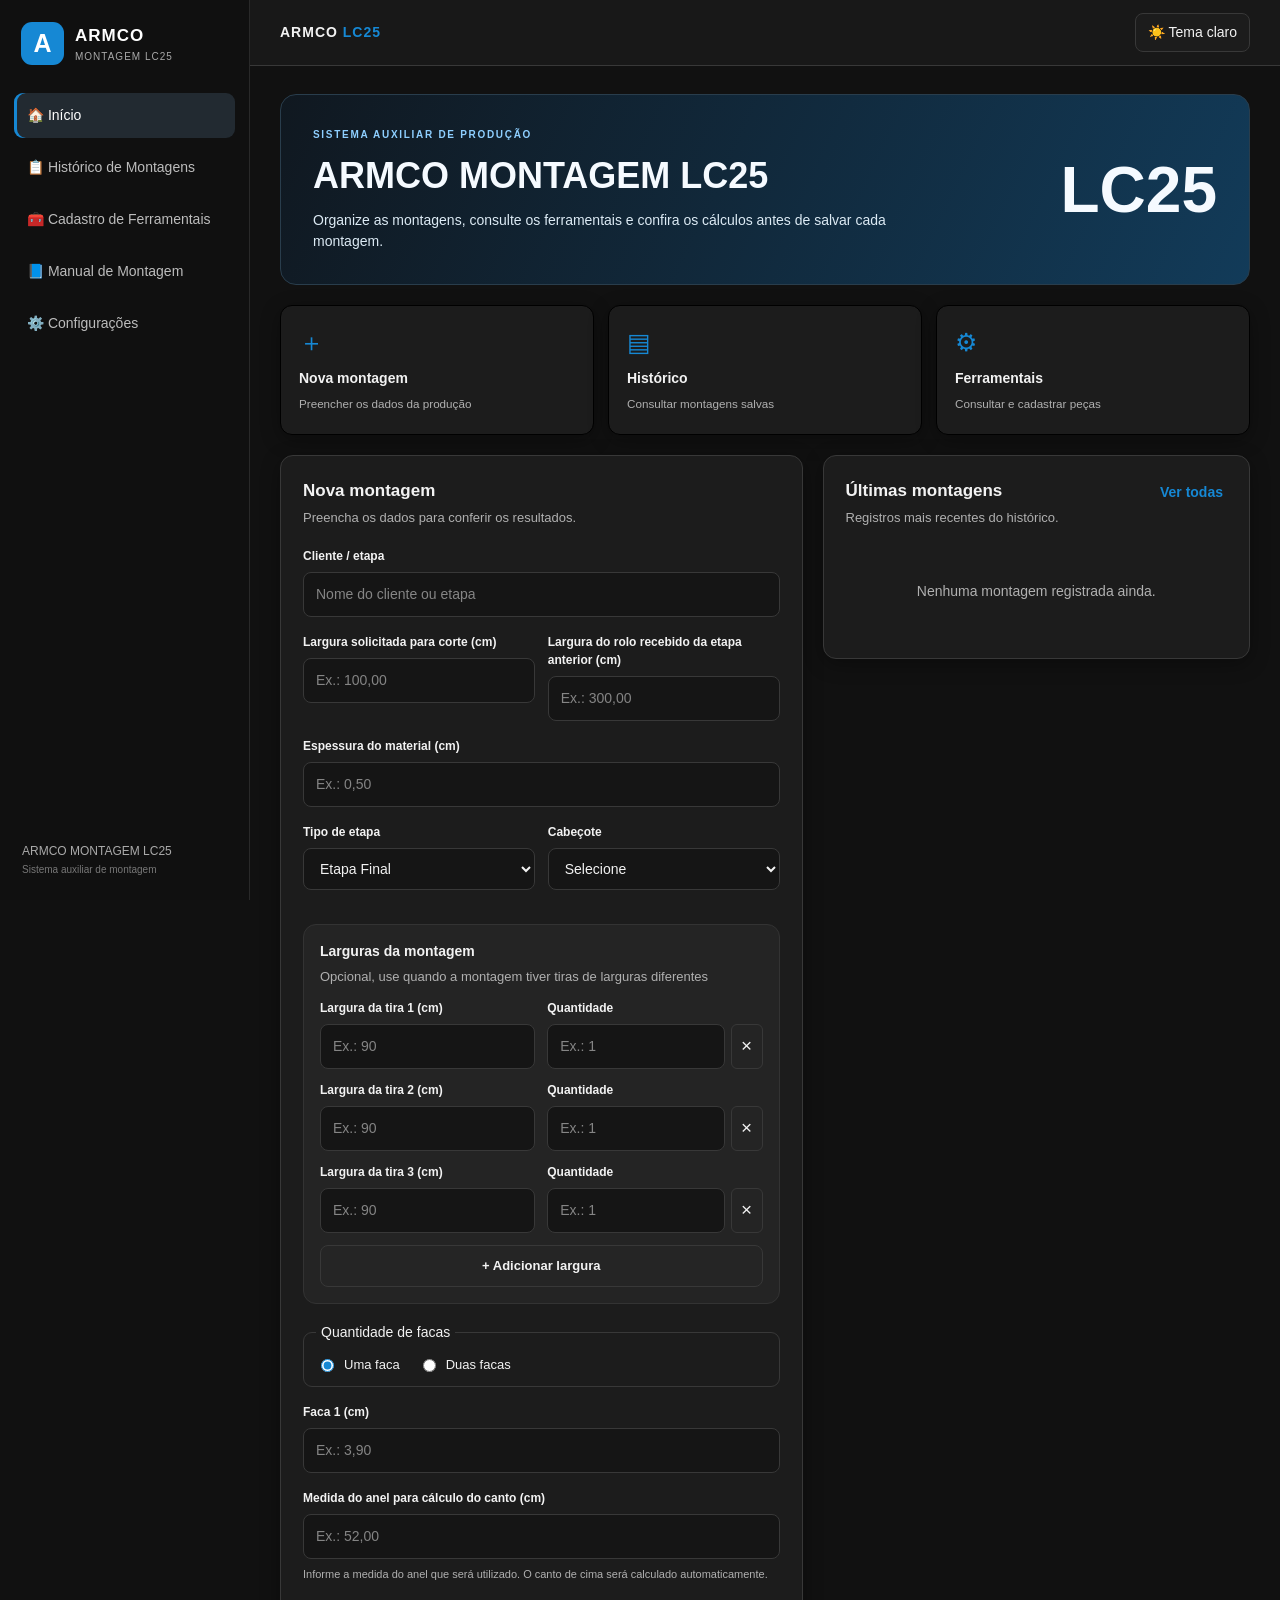
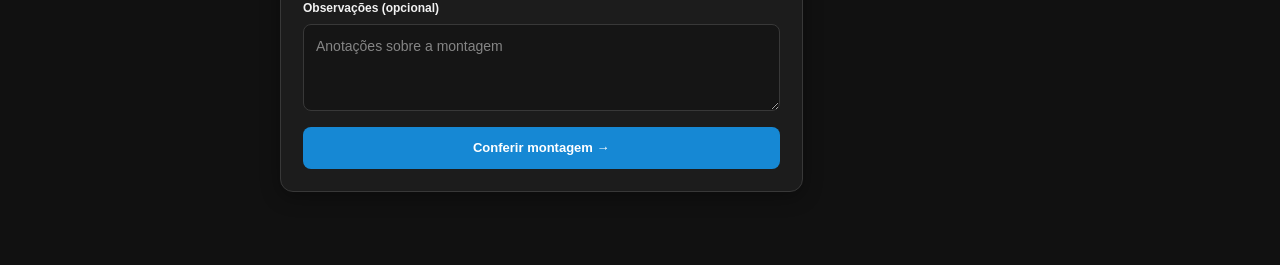
<file: index.html>
<!DOCTYPE html>
<html lang="pt-BR">
<head>
  <meta charset="UTF-8">
  <meta name="viewport" content="width=device-width, initial-scale=1.0">
  <meta name="theme-color" content="#111111">
  <title>ARMCO MONTAGEM LC25</title>
  <link rel="stylesheet" href="style.css">
  <script src="script.js" defer onerror="document.getElementById('avisoScript').hidden=false"></script>
</head>
<body class="dark">

  <aside class="sidebar">
    <div class="brand">
      <div class="brand-logo">A</div>
      <div>
        <strong>ARMCO</strong>
        <small>MONTAGEM LC25</small>
      </div>
      <button class="close-menu" id="closeMenu" type="button" aria-label="Fechar menu">×</button>
    </div>

    <nav class="navigation">
      <button class="nav-item active" data-page="inicio" type="button">🏠 Início</button>
      <button class="nav-item" data-page="historico" type="button">📋 Histórico de Montagens</button>
      <button class="nav-item" data-page="ferramentais" type="button">🧰 Cadastro de Ferramentais</button>
      <button class="nav-item" data-page="manual" type="button">📘 Manual de Montagem</button>
      <button class="nav-item" data-page="configuracoes" type="button">⚙️ Configurações</button>
    </nav>

    <div class="sidebar-footer">
      ARMCO MONTAGEM LC25
      <br>
      <small>Sistema auxiliar de montagem</small>
    </div>
  </aside>

  <div class="overlay" id="overlay"></div>

  <main class="main-area">
    <header class="topbar">
      <button class="menu-toggle" id="menuToggle" type="button" aria-label="Abrir menu">☰</button>
      <div class="topbar-brand">ARMCO <span>LC25</span></div>
      <button class="theme-toggle" id="themeToggle" type="button">☀️ Tema claro</button>
    </header>

    <div class="content">
      <noscript><div class="notice warning" role="alert">O JavaScript está desativado neste visualizador. Abra o ARMCO no navegador para utilizar os botões.</div></noscript>
      <div class="notice warning" id="avisoScript" hidden role="alert">O arquivo script.js não foi carregado. Extraia o ZIP completo ou use o arquivo ARMCO_CELULAR_ARQUIVO_UNICO.html.</div>
      <div class="notice warning" id="avisoArmazenamento" hidden role="alert">Este visualizador bloqueou o armazenamento local. O ARMCO pode calcular, mas os ferramentais e o histórico NÃO serão guardados depois que você fechar a página. Para salvar, abra o sistema por um endereço HTTPS (ex.: GitHub Pages).</div>

      <!-- INÍCIO -->
      <section class="page active" id="page-inicio">
        <div class="hero">
          <div>
            <span class="eyebrow">SISTEMA AUXILIAR DE PRODUÇÃO</span>
            <h1>ARMCO MONTAGEM LC25</h1>
            <p>Organize as montagens, consulte os ferramentais e confira os cálculos antes de salvar cada montagem.</p>
          </div>
          <div class="hero-mark">LC25</div>
        </div>

        <div class="shortcut-grid">
          <button class="shortcut" id="atalhoNova" type="button">
            <span class="shortcut-icon">＋</span>
            <strong>Nova montagem</strong>
            <small>Preencher os dados da produção</small>
          </button>
          <button class="shortcut" data-goto="historico" type="button">
            <span class="shortcut-icon">▤</span>
            <strong>Histórico</strong>
            <small>Consultar montagens salvas</small>
          </button>
          <button class="shortcut" data-goto="ferramentais" type="button">
            <span class="shortcut-icon">⚙</span>
            <strong>Ferramentais</strong>
            <small>Consultar e cadastrar peças</small>
          </button>
        </div>

        <div class="dashboard-grid">
          <section class="panel" id="formSection">
            <div class="section-heading">
              <div>
                <h2>Nova montagem</h2>
                <p>Preencha os dados para conferir os resultados.</p>
              </div>
            </div>

            <form id="formMontagem">
              <div class="field">
                <label for="cliente">Cliente / etapa</label>
                <input id="cliente" name="cliente" required placeholder="Nome do cliente ou etapa">
              </div>

              <div class="form-row">
                <div class="field">
                  <label for="largura">Largura solicitada para corte (cm)</label>
                  <input id="largura" name="largura" type="text" inputmode="decimal" required placeholder="Ex.: 100,00">
                </div>
                <div class="field">
                  <label for="larguraRolo">Largura do rolo recebido da etapa anterior (cm)</label>
                  <input id="larguraRolo" name="larguraRolo" type="text" inputmode="decimal" placeholder="Ex.: 300,00">
                </div>
              </div>

              <div class="field">
                <label for="espessura">Espessura do material (cm)</label>
                <input id="espessura" name="espessura" type="text" inputmode="decimal" required placeholder="Ex.: 0,50">
              </div>

              <div class="field" id="wrapFolgaManual" hidden>
                <label for="folgaManual">Folga para espessura de 1,00 cm</label>
                <select id="folgaManual" name="folgaManual">
                  <option value="">Selecione a folga</option>
                  <option value="0.30">0,30 cm</option>
                  <option value="0.35">0,35 cm</option>
                </select>
              </div>

              <div class="form-row">
                <div class="field">
                  <label for="tipoPedido">Tipo de etapa</label>
                  <select id="tipoPedido" name="tipoPedido">
                    <option value="Etapa Final">Etapa Final</option>
                    <option value="Etapa Intermediária">Etapa Intermediária</option>
                  </select>
                </div>
                <div class="field">
                  <label for="cabecote">Cabeçote</label>
                  <select id="cabecote" name="cabecote" required>
                    <option value="">Selecione</option>
                    <option value="Grande">Grande — capacidade 570 cm</option>
                    <option value="Pequeno">Pequeno — capacidade 270 cm</option>
                  </select>
                </div>
              </div>

              <section class="panel panel-inner" id="largurasMontagem">
                <div class="section-heading">
                  <div>
                    <h3>Larguras da montagem</h3>
                    <p>Opcional, use quando a montagem tiver tiras de larguras diferentes</p>
                  </div>
                </div>
                <div id="linhasTiras"></div>
                <button class="btn btn-secondary" id="adicionarLargura" type="button">+ Adicionar largura</button>
              </section>

              <fieldset class="fieldset">
                <legend>Quantidade de facas</legend>
                <label class="radio-label">
                  <input type="radio" name="qtdFacas" value="1" checked>
                  Uma faca
                </label>
                <label class="radio-label">
                  <input type="radio" name="qtdFacas" value="2">
                  Duas facas
                </label>
              </fieldset>

              <div class="field">
                <label for="facaSuperior">Faca 1 (cm)</label>
                <input id="facaSuperior" name="facaSuperior" inputmode="decimal" list="listaMedidasFacas" required placeholder="Ex.: 3,90">
              </div>

              <div class="field" id="wrapFacaInferior" hidden>
                <label for="facaInferior">Faca 2 (cm)</label>
                <input id="facaInferior" name="facaInferior" inputmode="decimal" list="listaMedidasFacas" placeholder="Ex.: 3,90">
              </div>

              <datalist id="listaMedidasFacas"></datalist>

              <div class="field">
                <label for="canto">Medida do anel para cálculo do canto (cm)</label>
                <input id="canto" name="canto" type="text" inputmode="decimal" required placeholder="Ex.: 52,00">
                <small class="muted">Informe a medida do anel que será utilizado. O canto de cima será calculado automaticamente.</small>
              </div>

              <div class="field">
                <label for="observacoes">Observações (opcional)</label>
                <textarea id="observacoes" name="observacoes" rows="3" placeholder="Anotações sobre a montagem"></textarea>
              </div>

              <button class="btn btn-primary full" type="submit">Conferir montagem →</button>
              <p class="message" id="mensagemMontagem" role="alert"></p>
            </form>
          </section>

          <section class="panel">
            <div class="section-heading">
              <div>
                <h2>Últimas montagens</h2>
                <p>Registros mais recentes do histórico.</p>
              </div>
              <button class="text-button" data-goto="historico" type="button">Ver todas</button>
            </div>
            <div class="record-list" id="ultimasMontagens"></div>
          </section>
        </div>
      </section>

      <!-- RESULTADOS -->
      <section class="page" id="page-resultados">
        <div class="page-heading">
          <span class="eyebrow">CONFERÊNCIA</span>
          <h1>Resultados da montagem</h1>
          <p>Confira os dados, as medidas e os ferramentais antes de salvar.</p>
        </div>

        <section class="panel">
          <div class="section-heading">
            <div>
              <h2>Resumo da montagem</h2>
              <p>Dados informados, aproveitamento do rolo e canto calculado.</p>
            </div>
          </div>
          <div class="summary-grid" id="resultadoResumo"></div>
        </section>

        <section class="panel">
          <div class="section-heading">
            <div>
              <h2>Cálculos</h2>
              <p>Valores calculados com as regras confirmadas.</p>
            </div>
          </div>
          <div class="metrics-grid" id="metricasResultado"></div>
          <div class="notice warning" id="alertaCalculos"></div>
        </section>

        <section class="panel">
          <div class="section-heading">
            <div>
              <h2>Ferramentais para esta busca</h2>
              <p>Marque X nas medidas que não deseja utilizar nas combinações. Isso não altera o cadastro.</p>
            </div>
          </div>

          <div class="form-row">
            <div class="field">
              <label for="buscaIndisponivel">Pesquisar por medida ou categoria</label>
              <input id="buscaIndisponivel" placeholder="Digite para pesquisar">
            </div>
            <div class="field">
              <label for="filtroIndisponivel">Categoria</label>
              <select id="filtroIndisponivel">
                <option value="TODOS">Todas as categorias</option>
                <option value="ANEL">Anéis</option>
                <option value="IMPULSOR">Impulsores</option>
                <option value="FACA">Facas</option>
              </select>
            </div>
          </div>

          <div class="availability-list" id="listaDisponibilidade"></div>
          <button class="btn btn-secondary" id="recalcular" type="button">Atualizar combinações</button>
        </section>

        <div class="dashboard-grid">
          <section class="panel">
            <div class="section-heading">
              <div>
                <h2>Combinações de anéis — corte</h2>
                <p>Uma combinação separada para cada largura de corte.</p>
              </div>
            </div>
            <div class="option-list" id="opcoesAneis"></div>
            <div class="field">
              <label for="aneisEscolhidos">Anéis que serão utilizados na largura solicitada</label>
              <textarea id="aneisEscolhidos" rows="3" placeholder="Selecione uma combinação ou informe os anéis utilizados"></textarea>
            </div>
          </section>

          <section class="panel">
            <div class="section-heading">
              <div>
                <h2>Combinações de impulsores</h2>
                <p>Combinações para cada corte, com reduções de 0,10 cm, 0,15 cm e 0,20 cm.</p>
              </div>
            </div>
            <div class="filter-chips" id="filtrosImpulsores" aria-label="Filtrar redução dos impulsores">
              <button class="chip selected" type="button" data-reducao="TODAS">Todas</button>
              <button class="chip" type="button" data-reducao="0.10">0,10</button>
              <button class="chip" type="button" data-reducao="0.15">0,15</button>
              <button class="chip" type="button" data-reducao="0.20">0,20</button>
            </div>
            <div class="option-list" id="opcoesImpulsores"></div>

            <div class="field" hidden>
              <label for="reducaoEscolhida">Redução selecionada</label>
              <input id="reducaoEscolhida" readonly>
            </div>

            <div class="field">
              <label for="impulsoresEscolhidos">Impulsores selecionados</label>
              <textarea id="impulsoresEscolhidos" rows="3" placeholder="Combinação automática ou escreva Nenhum"></textarea>
            </div>
          </section>
        </div>

        <!-- CONTRA-CORTES: grupos independentes por largura e faca -->
        <section class="panel" id="painelContracortes">
          <div class="section-heading"><div>
            <h2>Combinações de contra-corte</h2>
            <p>Anéis e impulsores para cada contra-corte, sem somar larguras diferentes.</p>
          </div></div>
          <div class="filter-chips" id="filtrosContraImpulsores" aria-label="Reduções dos impulsores de contra-corte">
            <button class="chip selected" type="button" data-reducao-contra="TODAS">Todas</button>
            <button class="chip" type="button" data-reducao-contra="0.10">0,10</button>
            <button class="chip" type="button" data-reducao-contra="0.15">0,15</button>
            <button class="chip" type="button" data-reducao-contra="0.20">0,20</button>
          </div>
          <div class="contra-lista" id="opcoesContracortes"></div>
        </section>

        <!-- COMBINAÇÃO SEPARADA PARA O CANTO INFERIOR -->
        <section class="panel">
          <div class="section-heading">
            <div>
              <h2>Combinação de anéis — canto de baixo</h2>
              <p>Busca separada para atingir a medida calculada do canto inferior.</p>
            </div>
          </div>
          <div class="option-list" id="opcoesAneisCantoInferior"></div>
          <div class="field">
            <label for="aneisCantoInferiorEscolhidos">Anéis utilizados no canto de baixo</label>
            <textarea id="aneisCantoInferiorEscolhidos" rows="3" placeholder="Selecione a combinação correspondente ao canto inferior"></textarea>
          </div>
        </section>

        <section class="panel print-only" id="fichaEscolhas">
          <h2>Ferramentais selecionados</h2>
          <p><strong>Anéis — largura:</strong> <span id="fichaAneis"></span></p>
          <p><strong>Anéis — canto inferior:</strong> <span id="fichaInferior"></span></p>
          <p><strong>Impulsores:</strong> <span id="fichaImpulsores"></span></p>
          <p><strong>Contra-cortes:</strong> <span id="fichaContracortes"></span></p>
        </section>

        <section class="panel">
          <div class="field">
            <label for="observacaoResultado">Observações da escolha</label>
            <textarea id="observacaoResultado" rows="3" placeholder="Observações adicionais sobre as peças escolhidas"></textarea>
          </div>

          <div class="button-row">
            <button class="btn btn-secondary" id="voltarEdicao" type="button">← Voltar à edição</button>
              <button class="btn btn-primary" id="confirmarMontagem" type="button">Confirmar e salvar montagem</button>
          </div>
          <p class="message" id="mensagemResultado" role="alert"></p>
        </section>
      </section>

      <!-- HISTÓRICO -->
      <section class="page" id="page-historico">
        <div class="page-heading">
          <span class="eyebrow">REGISTROS</span>
          <h1>Histórico de montagens</h1>
          <p>Pesquise as montagens salvas neste navegador.</p>
        </div>

        <section class="panel">
          <div class="field">
            <label for="buscaHistorico">Pesquisar histórico</label>
            <input id="buscaHistorico" placeholder="Cliente, medida, cabeçote, ferramenta...">
          </div>
          <div class="record-list" id="listaHistorico"></div>
        </section>
      </section>

      <!-- FERRAMENTAIS -->
      <section class="page" id="page-ferramentais">
        <div class="page-heading">
          <span class="eyebrow">CADASTRO</span>
          <h1>Cadastro de ferramentais</h1>
          <p>Cadastre e consulte anéis, impulsores e facas.</p>
        </div>

        <div class="category-grid">
          <button class="category-card selected" data-category="ANEL" type="button">
            <span>◉</span>
            <strong>Anéis</strong>
            <small>Cadastrar medidas de anéis</small>
          </button>
          <button class="category-card" data-category="IMPULSOR" type="button">
            <span>⚙</span>
            <strong>Impulsores</strong>
            <small>Cadastrar medidas de impulsores</small>
          </button>
          <button class="category-card" data-category="FACA" type="button">
            <span>▰</span>
            <strong>Facas</strong>
            <small>Cadastrar medidas de facas</small>
          </button>
        </div>

        <div class="dashboard-grid">
          <section class="panel">
            <h2 id="tituloCadastro">Cadastrar anel</h2>
            <p class="muted">Os dados ficam armazenados localmente neste navegador.</p>

            <form id="formFerramental">
              <div class="field">
                <label for="medidaFerramental">Medida (cm)</label>
                <input id="medidaFerramental" type="text" inputmode="decimal" required placeholder="Ex.: 10,00">
              </div>

              <label class="radio-label preference-choice">
                <input type="checkbox" id="ultimoCasoFerramental">
                Utilizar apenas em último caso
              </label>
              <button class="btn btn-primary full" type="submit">Cadastrar ferramental</button>
              <p class="message" id="mensagemFerramental" role="status"></p>
            </form>
          </section>

          <section class="panel">
            <div class="section-heading">
              <div>
                <h2>Ferramentais cadastrados</h2>
                <p>Consulte as medidas, defina as prioridades ou exclua um cadastro incorreto.</p>
              </div>
            </div>

            <div class="field">
              <label for="filtroCategoria">Categoria</label>
              <select id="filtroCategoria">
                <option value="TODOS">Todas</option>
                <option value="ANEL">Anéis</option>
                <option value="IMPULSOR">Impulsores</option>
                <option value="FACA">Facas</option>
              </select>
            </div>

            <div class="field">
              <label for="buscaFerramental">Pesquisar</label>
              <input id="buscaFerramental" placeholder="Pesquisar por medida">
            </div>

            <div class="record-list" id="listaFerramentais"></div>
          </section>
        </div>
      </section>

      <!-- MANUAL -->
      <section class="page" id="page-manual">
        <div class="page-heading">
          <span class="eyebrow">INSTRUÇÕES</span>
          <h1>Manual de montagem</h1>
          <p>Regras de cálculo e utilização do sistema.</p>
        </div>

        <section class="panel">
          <h2>1. Preenchimento</h2>
          <ul class="manual-list">
            <li>Informe o cliente ou a etapa, a largura solicitada, a espessura e o cabeçote.</li>
            <li>Informe a largura do rolo recebido para calcular as tiras completas e a sobra.</li>
            <li>Quando houver larguras diferentes na mesma montagem, preencha as larguras e quantidades nas linhas opcionais.</li>
            <li>Informe a primeira faca. A segunda faca é utilizada quando forem selecionadas duas facas.</li>
            <li>Informe a medida do anel utilizado para calcular os cantos.</li>
            <li>Confira os resultados e as combinações antes de salvar.</li>
          </ul>

          <hr>

          <h2>2. Tabela de folgas</h2>
          <div class="table-wrap">
            <table>
              <thead>
                <tr><th>Espessura (cm)</th><th>Folga (cm)</th></tr>
              </thead>
              <tbody>
                <tr><td>0,15 a 0,35</td><td>0,05</td></tr>
                <tr><td>0,40 a 0,55</td><td>0,10</td></tr>
                <tr><td>0,60 a 0,70</td><td>0,15</td></tr>
                <tr><td>0,75 a 0,85</td><td>0,20</td></tr>
                <tr><td>0,90 a 0,95</td><td>0,25</td></tr>
                <tr><td>1,00</td><td>Escolher 0,30 ou 0,35</td></tr>
              </tbody>
            </table>
          </div>

          <hr>

          <h2>3. Canto de cima e canto de baixo</h2>
          <p><strong>Canto de cima:</strong> medida do anel + metade da folga.</p>
          <p><strong>Fórmula:</strong> canto de cima = anel + (folga ÷ 2). Se a folga for 0,05 cm, acrescentar mais 0,05 cm ao resultado. No cabeçote grande, com folga de 0,05 cm, acrescentar também 2,00 cm.</p>
          <p><strong>Canto de baixo:</strong> canto de cima − todos os acréscimos da folga − (2 × medida da primeira faca). Com folga de 0,05 cm, retirar 0,075 cm inteiros (0,025 + 0,05).</p>
          <p>Exemplo: anel de 52,00 cm, folga de 0,15 cm e primeira faca de 3,90 cm.</p>
          <ul class="manual-list">
            <li>Canto de cima = 52,00 + 0,075 = 52,075 cm.</li>
            <li>Canto de baixo = 52,075 − 0,075 − (2 × 3,90) = 44,20 cm.</li>
            <li>Cabeçote grande com anel 50,00, folga 0,05 e Faca 1 de 5,00: canto de cima 52,075; canto de baixo = 52,075 − 0,075 − (2 × 5,00) = 42,00 cm.</li>
          </ul>
          <p>Para cabeçote grande com folga de 0,05 cm, exibir o aviso: <strong>“Papel roxo junto no canto”.</strong></p>

          <hr>

          <h2>4. Contra-corte</h2>
          <p><strong>CC1:</strong> largura solicitada − (2 × medida da primeira faca) − folga.</p>
          <p><strong>CC2:</strong> largura solicitada − (2 × medida da segunda faca) − folga. Só é calculado quando duas facas estão selecionadas e a segunda medida é numérica.</p>

          <hr>

          <h2>5. Tiras e capacidade do cabeçote</h2>
          <ul class="manual-list">
            <li>Tiras completas = parte inteira da divisão da largura do rolo pela largura solicitada.</li>
            <li>Sobra do rolo = largura do rolo − (quantidade de tiras completas × largura solicitada).</li>
            <li>Capacidade do cabeçote pequeno: 270 cm.</li>
            <li>Capacidade do cabeçote grande: 570 cm.</li>
            <li>Em montagens com larguras diferentes, somar cada largura multiplicada pela sua quantidade e subtrair o total da capacidade do cabeçote.</li>
          </ul>

          <hr>

          <h2>6. Impulsores e combinações de anéis</h2>
          <ul class="manual-list">
            <li>O sistema testa as reduções de 0,10 cm, 0,15 cm e 0,20 cm para os impulsores.</li>
            <li>As combinações priorizam menos peças; depois menos medidas diferentes e, para os impulsores, menor redução.</li>
            <li>A combinação principal de anéis deve atingir exatamente a largura solicitada para o corte.</li>
            <li>A combinação de anéis para o canto de baixo é calculada separadamente, usando a medida do canto inferior.</li>
            <li>Se não houver combinação exata com as medidas cadastradas e não excluídas pelo operador, o sistema avisa.</li>
          </ul>

          <hr>

          <h2>7. Armazenamento</h2>
          <p>O histórico e os ferramentais são guardados no armazenamento local do navegador. Exporte backups regularmente para evitar perda dos dados.</p>
        </section>
      </section>

      <!-- CONFIGURAÇÕES -->
      <section class="page" id="page-configuracoes">
        <div class="page-heading">
          <span class="eyebrow">SISTEMA</span>
          <h1>Configurações</h1>
          <p>Aparência e cópia de segurança dos dados.</p>
        </div>

        <section class="panel">
          <h2>Aparência</h2>
          <p class="muted">Escolha entre o tema preto e o tema claro.</p>
          <button class="btn btn-secondary" id="themeToggleConfig" type="button">☀️ Tema claro</button>
        </section>

        <section class="panel">
          <h2>Backup dos dados</h2>
          <p class="muted">Exporte ou restaure os ferramentais e o histórico salvos neste navegador.</p>
          <div class="button-row">
            <button class="btn btn-primary" id="exportarDados" type="button">Exportar backup JSON</button>
            <label class="btn btn-secondary import-label" for="importarArquivo">Restaurar backup JSON</label>
            <input id="importarArquivo" type="file" accept=".json,application/json" hidden>
          </div>
          <p class="message" id="mensagemConfiguracoes" role="status"></p>
        </section>
      </section>

    </div>
  </main>
</body>
</html>
</file>
<file: style.css>
:root {
  --fundo: #111111;
  --painel: #1c1c1c;
  --painel-secundario: #242424;
  --texto: #f2f2f2;
  --texto-suave: #b0b0b0;
  --borda: #383838;
  --azul: #1688d4;
  --azul-hover: #0872bd;
  --azul-claro: #252e36;
  --verde: #32b878;
  --vermelho: #ff6868;
  --sombra: 0 5px 20px #0005;
}

* {
  box-sizing: border-box;
}

[hidden] {
  display: none !important;
}

body {
  margin: 0;
  background: var(--fundo);
  color: var(--texto);
  font-family: "Segoe UI", Arial, sans-serif;
  font-size: 14px;
  line-height: 1.5;
}

button, input, select, textarea {
  font: inherit;
}

button {
  cursor: pointer;
}

button:focus-visible,
input:focus-visible,
select:focus-visible,
textarea:focus-visible {
  outline: 2px solid #55b7ff;
  outline-offset: 2px;
}

.sidebar {
  position: fixed;
  z-index: 30;
  inset: 0 auto 0 0;
  width: 250px;
  padding: 22px 14px;
  display: flex;
  flex-direction: column;
  background: #101010;
  border-right: 1px solid #292929;
  color: #fff;
}

.brand {
  display: flex;
  align-items: center;
  gap: 11px;
  padding: 0 7px 28px;
}

.brand-logo {
  display: grid;
  place-items: center;
  width: 43px;
  height: 43px;
  border-radius: 11px;
  background: var(--azul);
  color: #fff;
  font-size: 25px;
  font-weight: 900;
}

.brand strong, .brand small {
  display: block;
}

.brand strong {
  font-size: 17px;
  letter-spacing: 1px;
}

.brand small {
  color: #a9a9a9;
  font-size: 10px;
  letter-spacing: 1px;
}

.close-menu {
  display: none;
  margin-left: auto;
  border: 0;
  background: transparent;
  color: white;
  font-size: 25px;
}

.navigation {
  display: grid;
  gap: 7px;
}

.nav-item {
  display: flex;
  align-items: center;
  gap: 12px;
  width: 100%;
  padding: 12px 13px;
  border: 0;
  border-radius: 9px;
  background: transparent;
  color: #bcbcbc;
  text-align: left;
}

.nav-item:hover {
  background: #242424;
  color: white;
}

.nav-item.active {
  background: #222a31;
  color: white;
  box-shadow: inset 3px 0 var(--azul);
}

.sidebar-footer {
  margin-top: auto;
  padding: 16px 8px 0;
  color: #aaa;
  font-size: 12px;
}

.sidebar-footer small {
  color: #777;
}

.main-area {
  min-height: 100vh;
  margin-left: 250px;
}

.topbar {
  position: sticky;
  z-index: 20;
  top: 0;
  height: 66px;
  display: flex;
  align-items: center;
  gap: 15px;
  padding: 0 30px;
  background: #181818;
  border-bottom: 1px solid var(--borda);
}

.topbar-brand {
  font-weight: 900;
  letter-spacing: 1px;
}

.topbar-brand span {
  color: var(--azul);
}

.theme-toggle, .menu-toggle {
  padding: 8px 12px;
  border: 1px solid var(--borda);
  border-radius: 8px;
  background: var(--painel);
  color: var(--texto);
}

.theme-toggle {
  margin-left: auto;
}

.menu-toggle {
  display: none;
}

.content {
  width: 100%;
  max-width: 1500px;
  margin: auto;
  padding: 28px 30px 55px;
}

.page {
  display: none;
}

.page.active {
  display: block;
  animation: aparecer .18s ease-out;
}

@keyframes aparecer {
  from {
    opacity: .5;
    transform: translateY(3px);
  }
  to {
    opacity: 1;
    transform: none;
  }
}

.hero {
  min-height: 190px;
  display: flex;
  align-items: center;
  justify-content: space-between;
  gap: 20px;
  padding: 32px;
  overflow: hidden;
  border: 1px solid #293d4c;
  border-radius: 16px;
  background: linear-gradient(115deg, #101820, #123b59);
}

.eyebrow {
  display: block;
  color: var(--azul);
  font-size: 10px;
  font-weight: 800;
  letter-spacing: 1.7px;
}

.hero .eyebrow {
  color: #8ecfff;
}

.hero h1 {
  margin: 7px 0;
  font-size: clamp(26px, 3vw, 36px);
}

.hero p {
  max-width: 600px;
  margin: 0;
  color: #d0dbe3;
}

.hero-mark {
  color: #ffffff20;
  font-size: clamp(35px, 5vw, 65px);
  font-weight: 900;
}

.shortcut-grid {
  display: grid;
  grid-template-columns: repeat(3, minmax(0, 1fr));
  gap: 14px;
  margin: 20px 0;
}

.shortcut {
  min-height: 130px;
  display: flex;
  flex-direction: column;
  align-items: flex-start;
  gap: 6px;
  padding: 18px;
  border: 1px solid #000;
  border-radius: 12px;
  background: #1c1c1c;
  color: var(--texto);
  text-align: left;
  box-shadow: var(--sombra);
  transition: border-color .15s;
}

.shortcut:hover {
  border-color: var(--azul);
}

.shortcut-icon {
  color: var(--azul);
  font-size: 25px;
}

.shortcut strong {
  font-size: 14px;
}

.shortcut small {
  color: var(--texto-suave);
}

.dashboard-grid {
  display: grid;
  grid-template-columns: minmax(0, 1.1fr) minmax(280px, .9fr);
  gap: 20px;
  align-items: start;
}

.panel {
  min-width: 0;
  margin-bottom: 18px;
  padding: 22px;
  border: 1px solid var(--borda);
  border-radius: 13px;
  background: var(--painel);
  box-shadow: var(--sombra);
}

.section-heading {
  display: flex;
  align-items: flex-start;
  justify-content: space-between;
  gap: 12px;
  margin-bottom: 20px;
}

.panel h2 {
  margin: 0 0 4px;
  font-size: 17px;
}

.panel h3 {
  font-size: 14px;
}

.section-heading p, .page-heading p {
  margin: 0;
  color: var(--texto-suave);
  font-size: 13px;
}

.page-heading {
  margin: 3px 0 23px;
}

.page-heading h1 {
  margin: 5px 0;
  font-size: clamp(25px, 3vw, 33px);
}

.field {
  display: flex;
  flex-direction: column;
  gap: 7px;
  min-width: 0;
  margin-bottom: 16px;
}

.field label, .field legend {
  color: var(--texto);
  font-size: 12px;
  font-weight: 700;
}

.field input, .field select, .field textarea {
  width: 100%;
  min-width: 0;
  padding: 11px 12px;
  border: 1px solid var(--borda);
  border-radius: 8px;
  background: #151515;
  color: var(--texto);
}

.field input::placeholder, .field textarea::placeholder {
  color: #858585;
}

.field textarea {
  resize: vertical;
}

.field > small {
  color: var(--texto-suave);
  font-size: 11px;
}

.form-row {
  display: grid;
  grid-template-columns: repeat(2, minmax(0, 1fr));
  gap: 13px;
}

.fieldset {
  display: flex;
  flex-wrap: wrap;
  gap: 8px 18px;
  margin: 0 0 16px;
  padding: 12px;
  border: 1px solid var(--borda);
  border-radius: 9px;
}

.fieldset legend {
  padding: 0 5px;
}

.radio-label {
  display: inline-flex;
  align-items: center;
  gap: 7px;
  font-size: 13px;
}

input[type="radio"], input[type="checkbox"] {
  accent-color: var(--azul);
}

.btn {
  min-height: 42px;
  display: inline-flex;
  align-items: center;
  justify-content: center;
  gap: 8px;
  padding: 10px 15px;
  border: 1px solid transparent;
  border-radius: 8px;
  font-size: 13px;
  font-weight: 750;
}

.btn-primary {
  background: var(--azul);
  color: white;
}

.btn-primary:hover {
  background: var(--azul-hover);
}

.btn-secondary {
  border-color: var(--borda);
  background: #252525;
  color: var(--texto);
}

.btn-secondary:hover {
  border-color: var(--azul);
}

.full {
  width: 100%;
}

.text-button {
  padding: 4px;
  border: 0;
  background: transparent;
  color: var(--azul);
  font-weight: 700;
}

.notice {
  margin: 7px 0 16px;
  padding: 12px 13px;
  border-radius: 8px;
  background: #222d35;
  color: #c7d9e6;
  font-size: 12px;
}

.notice.warning {
  background: #382e1c;
  color: #f2d9a2;
}

.message {
  margin: 10px 0 0;
  color: var(--vermelho);
  font-size: 12px;
}

.message:empty {
  display: none;
}

.record-list, .option-list, .availability-list {
  display: grid;
  gap: 10px;
}

.record-item, .option-card {
  min-width: 0;
  padding: 13px;
  border: 1px solid var(--borda);
  border-radius: 9px;
  overflow-wrap: anywhere;
}

.record-meta {
  margin-top: 5px;
  color: var(--texto-suave);
  font-size: 12px;
  overflow-wrap: anywhere;
}

.record-actions {
  display: flex;
  flex-wrap: wrap;
  gap: 7px;
  margin-top: 10px;
}

.small-btn {
  padding: 5px 8px;
  border: 1px solid var(--borda);
  border-radius: 6px;
  background: #242424;
  color: var(--texto);
  font-size: 11px;
}

.small-btn.danger {
  color: var(--vermelho);
}

.empty {
  padding: 20px 10px;
  color: var(--texto-suave);
  text-align: center;
}

.muted {
  color: var(--texto-suave);
}

.category-grid {
  display: grid;
  grid-template-columns: repeat(3, minmax(0, 1fr));
  gap: 13px;
  margin-bottom: 18px;
}

.category-card {
  display: flex;
  flex-direction: column;
  align-items: flex-start;
  gap: 5px;
  padding: 17px;
  border: 1px solid var(--borda);
  border-radius: 11px;
  background: var(--painel);
  color: var(--texto);
  text-align: left;
}

.category-card.selected {
  border-color: var(--azul);
  background: #222a31;
}

.category-card > span {
  color: var(--azul);
  font-size: 22px;
}

.category-card small {
  color: var(--texto-suave);
}

hr {
  margin: 20px 0;
  border: 0;
  border-top: 1px solid var(--borda);
}

.table-wrap {
  overflow-x: auto;
}

table {
  width: 100%;
  border-collapse: collapse;
}

th, td {
  padding: 11px;
  border-bottom: 1px solid var(--borda);
  text-align: left;
}

th {
  background: #262626;
}

.manual-list {
  padding-left: 20px;
}

.manual-list li {
  margin: 9px 0;
}

.summary-grid, .metrics-grid {
  display: grid;
  grid-template-columns: repeat(3, minmax(0, 1fr));
  gap: 10px;
}

.summary-cell, .metric {
  min-width: 0;
  padding: 13px;
  border: 1px solid var(--borda);
  border-radius: 8px;
  background: #202020;
}

.summary-cell small, .metric small {
  display: block;
  color: var(--texto-suave);
  font-size: 11px;
}

.summary-cell strong {
  display: block;
  margin-top: 4px;
  overflow-wrap: anywhere;
}

.metric strong {
  display: block;
  margin-top: 4px;
  font-size: 19px;
  overflow-wrap: anywhere;
}

.metric-note {
  margin-top: 4px;
  color: var(--texto-suave);
  font-size: 11px;
}

.option-card.recommended {
  border-color: #167fc1;
  background: #202a31;
}

.option-title {
  display: flex;
  flex-wrap: wrap;
  align-items: center;
  justify-content: space-between;
  gap: 8px;
}

.option-pieces {
  margin: 9px 0 4px;
  font-size: 16px;
  font-weight: 800;
  overflow-wrap: anywhere;
}

.option-card p {
  margin: 5px 0;
  color: var(--texto-suave);
  font-size: 12px;
}

.option-card label {
  display: flex;
  align-items: center;
  gap: 8px;
  margin-top: 10px;
  font-size: 12px;
  font-weight: 700;
}

.badge {
  display: inline-block;
  padding: 3px 7px;
  border-radius: 20px;
  background: #253c4b;
  color: #b9e2ff;
  font-size: 10px;
  font-weight: 800;
}

.availability-item {
  display: flex;
  align-items: center;
  gap: 10px;
  padding: 10px;
  border: 1px solid var(--borda);
  border-radius: 8px;
}

.availability-item small {
  display: block;
  color: var(--texto-suave);
}

.button-row {
  display: flex;
  flex-wrap: wrap;
  gap: 10px;
}

.button-row .btn {
  flex: 1;
}

.overlay {
  display: none;
}

body:not(.dark) {
  --fundo: #f1f3f5;
  --painel: #ffffff;
  --texto: #171717;
  --texto-suave: #5d6268;
  --borda: #d2d7dc;
  --sombra: 0 4px 15px #0000000d;
}

body:not(.dark) .sidebar {
  background: #082746;
}

body:not(.dark) .topbar {
  background: #ffffff;
}

body:not(.dark) .field input,
body:not(.dark) .field select,
body:not(.dark) .field textarea {
  background: #ffffff;
  color: #171717;
}

body:not(.dark) .shortcut {
  background: #ffffff;
  border-color: #d2d7dc;
  color: #171717;
}

body:not(.dark) .summary-cell,
body:not(.dark) .metric,
body:not(.dark) .btn-secondary,
body:not(.dark) .small-btn {
  background: #f5f6f7;
  color: #171717;
}

body:not(.dark) .notice {
  background: #e7eff5;
  color: #23455f;
}

body:not(.dark) .notice.warning {
  background: #fff1ce;
  color: #6e4d10;
}

body:not(.dark) .option-card.recommended {
  background: #edf6fc;
}

@media (max-width: 1150px) {
  .sidebar {
    width: 225px;
  }

  .main-area {
    margin-left: 225px;
  }

  .content {
    padding: 22px 20px 40px;
  }

  .dashboard-grid {
    grid-template-columns: 1fr;
  }
}

@media (max-width: 760px) {
  .sidebar {
    width: 270px;
    transform: translateX(-100%);
    transition: transform .2s ease;
  }

  body.menu-open .sidebar {
    transform: translateX(0);
  }

  .close-menu {
    display: block;
  }

  .main-area {
    margin-left: 0;
  }

  .topbar {
    height: 60px;
    padding: 0 14px;
  }

  .menu-toggle {
    display: block;
  }

  .content {
    padding: 16px 12px 32px;
  }

  .hero {
    min-height: 155px;
    padding: 22px 18px;
  }

  .hero-mark {
    display: none;
  }

  .shortcut-grid {
    grid-template-columns: 1fr 1fr;
    gap: 10px;
  }

  .shortcut {
    min-height: 115px;
    padding: 13px;
  }

  .panel {
    padding: 16px;
  }

  .form-row {
    grid-template-columns: 1fr;
    gap: 0;
  }

  .overlay {
    position: fixed;
    inset: 0;
    z-index: 25;
    background: #0009;
  }

  body.menu-open .overlay {
    display: block;
  }
}

@media (max-width: 480px) {
  .topbar-brand {
    font-size: 12px;
  }

  .theme-toggle {
    padding: 7px;
    font-size: 11px;
  }

  .shortcut-grid,
  .summary-grid,
  .metrics-grid {
    grid-template-columns: 1fr;
  }

  .category-grid {
    gap: 7px;
  }

  .category-card {
    padding: 11px 8px;
  }

  .category-card strong {
    font-size: 12px;
  }

  .category-card small {
    font-size: 10px;
  }

  .button-row {
    flex-direction: column;
  }

  .button-row .btn {
    width: 100%;
  }
}

/* =========================================
   ARMCO LC25 — AJUSTES DA NOVA MONTAGEM
   ========================================= */

/* Bloco interno para larguras diferentes */
.panel-inner {
  margin: 18px 0;
  padding: 16px;
  border-color: #333333;
  background: var(--painel-secundario);
  box-shadow: none;
}

.panel-inner .section-heading {
  margin-bottom: 12px;
}

.panel-inner h3 {
  margin: 0 0 5px;
  color: var(--texto);
}

.panel-inner .form-row {
  gap: 12px;
}

.panel-inner .field {
  margin-bottom: 12px;
}

/* Campos numéricos e de quantidade */
input[type="number"] {
  appearance: textfield;
  -moz-appearance: textfield;
}

input[type="number"]::-webkit-inner-spin-button,
input[type="number"]::-webkit-outer-spin-button {
  margin: 0;
  -webkit-appearance: none;
}

/* Melhor leitura das informações calculadas */
.summary-cell,
.metric,
.option-card,
.record-item,
.availability-item {
  overflow-wrap: anywhere;
  word-break: normal;
}

/* Destaque das combinações selecionáveis */
.option-card:has(input[type="radio"]:checked) {
  border-color: var(--azul);
  background: #202a31;
  box-shadow: inset 0 0 0 1px #1688d455;
}

/* Mensagens e avisos */
.notice:empty {
  display: none;
}

/* Tema claro */
body:not(.dark) .panel-inner {
  border-color: #c8cdd2;
  background: #f5f6f7;
}

body:not(.dark) .option-card:has(input[type="radio"]:checked) {
  border-color: var(--azul);
  background: #e8f4fc;
}

body:not(.dark) .panel-inner h3 {
  color: #171717;
}

/* Celulares */
@media (max-width: 760px) {
  .panel-inner {
    padding: 12px;
  }

  .panel-inner .form-row {
    grid-template-columns: 1fr;
    gap: 0;
  }

  .panel-inner .field {
    margin-bottom: 12px;
  }
}

/* ARMCO LC25 — atualização de montagem rápida */
.hero, .hero h1, .hero .hero-mark { color: #f5faff; }
.hero p { color: #dceaf4; }
body:not(.dark) .hero, body:not(.dark) .hero h1 { color: #fff; }
body:not(.dark) .hero .eyebrow { color: #b7e2ff; }
body:not(.dark) .hero p { color: #e1eaf0; }
body:not(.dark) .hero-mark { color: #ffffff38; }
body:not(.dark) .eyebrow { color: #0965a2; }
body:not(.dark) .category-card.selected { background: #e7f3fc; }
body:not(.dark) .badge { background: #dcefff; color: #124c74; }
body:not(.dark) th { background: #e6edf3; }
body:not(.dark) .small-btn.danger { color: #a72121; }
body:not(.dark) .panel-inner .field input { background: #fff; }
body:not(.dark) .panel-inner .small-btn { background: #eef2f6; }

.quantity-control { display: inline-flex; align-items: center; gap: 0; border: 1px solid var(--borda); border-radius: 9px; overflow: hidden; flex-shrink: 0; }
.quantity-control button { min-width: 34px; height: 37px; padding: 0 8px; border: 0; color: var(--texto); background: var(--painel-secundario); font-size: 20px; font-weight: 800; }
.quantity-control button:hover:not(:disabled) { color: #fff; background: var(--azul); }
.quantity-control button:disabled { opacity: .35; cursor: not-allowed; }
.quantity-control output { display: inline-block; min-width: 46px; padding: 8px 6px; text-align: center; font-weight: 800; color: var(--texto); background: var(--painel); white-space: nowrap; }
body:not(.dark) .quantity-control button { background: #e7edf3; color: #172a3b; }
body:not(.dark) .quantity-control output { background: #fff; color: #172a3b; }
.tool-top { display: flex; align-items: center; justify-content: space-between; gap: 13px; }
.preference-choice { margin: 12px 0; color: var(--texto-suave); cursor: pointer; }
.tool-group .preference-choice { font-size: 12px; }
.tool-group .record-meta { max-width: 660px; }
.availability-description { flex: 1; min-width: 0; }
.availability-item .quantity-control output { min-width: 67px; font-size: 12px; }
.filter-chips { display: flex; flex-wrap: wrap; gap: 8px; margin: 0 0 12px; }
.chip { padding: 8px 12px; border: 1px solid var(--borda); border-radius: 999px; background: var(--painel); color: var(--texto); font-weight: 750; }
.chip.selected, .chip:hover { background: var(--azul); border-color: var(--azul); color: #fff; }
.option-button { width: 100%; display: block; background: var(--painel); color: var(--texto); text-align: left; cursor: pointer; }
.option-button:hover { border-color: var(--azul); }
.option-button:focus-visible { outline: 2px solid var(--azul); outline-offset: 2px; }
.option-button.recommended { border-color: var(--azul); background: #1a2d3a; box-shadow: inset 3px 0 var(--azul); }
body:not(.dark) .option-button { background: #fff; color: #182a35; }
body:not(.dark) .option-button.recommended { background: #e5f3fc; }
.tira-qtd-wrap { display: flex; align-items: center; gap: 6px; }
.tira-qtd-wrap .remover-tira { min-width: 32px; align-self: stretch; font-size: 19px; }
#largurasMontagem > .btn { width: 100%; }
.import-label { cursor: pointer; }
#resultadoResumo, #metricasResultado { align-items: stretch; }
#alertaCalculos:empty { display: none; }
#page-resultados .option-list { max-height: 630px; overflow-y: auto; padding-right: 4px; }
#page-resultados .option-pieces { font-size: 14px; font-weight: 750; line-height: 1.6; }
#page-resultados .option-card { padding: 12px; }
#page-resultados .metrics-grid { grid-template-columns: repeat(auto-fit, minmax(175px, 1fr)); }
@media (max-width: 620px) {
  .tool-top { flex-wrap: wrap; }
  .availability-item { flex-wrap: wrap; }
  #page-resultados .metrics-grid { grid-template-columns: repeat(2, minmax(0,1fr)); }
}
@media print {
  @page { size: A4; margin: 12mm; }
  body { background: #fff !important; color: #111 !important; font-size: 10pt; }
  .sidebar, .topbar, .overlay, .button-row, #page-resultados > .panel:nth-of-type(3),
  #page-resultados .field, .filter-chips, #page-resultados .option-list, #page-resultados .page-heading p { display: none !important; }
  .main-area { margin: 0; min-height: 0; }
  .content { padding: 0; }
  .page { display: none !important; }
  #page-resultados { display: block !important; }
  .panel { margin-bottom: 12px; padding: 8px; border-color: #ccc; background: #fff; box-shadow: none; page-break-inside: avoid; }
  .panel h2, .page-heading h1 { color: #111; }
  .summary-grid { grid-template-columns: repeat(3,1fr); gap: 5px; }
  .summary-cell,.metric { color: #111; background: #fff; border-color: #ddd; padding: 6px; }
  .summary-cell small,.metric small { color: #444; }
  #metricasResultado { grid-template-columns: repeat(3,1fr); }
  .notice { background: #fff; color: #111; }
}

.print-only { display: none; }
@media print {
  #fichaEscolhas.print-only { display: block !important; }
  #fichaEscolhas p { margin: 7px 0; }
}

@media print {
 #page-resultados > .dashboard-grid, #page-resultados > .panel:nth-of-type(4), #page-resultados > .panel:last-of-type {display:none !important;}
}

/* ARMCO LC25 — melhor leitura no tema claro e toque em celulares */
body:not(.dark) {
  --fundo: #f1f3f5;
  --painel: #fff;
  --painel-secundario: #f6f7f9;
  --texto: #141414;
  --texto-suave: #444;
  --borda: #444;
}
body:not(.dark) .panel,
body:not(.dark) .panel-inner,
body:not(.dark) .category-card,
body:not(.dark) .record-item,
body:not(.dark) .option-card,
body:not(.dark) .availability-item,
body:not(.dark) .summary-cell,
body:not(.dark) .metric,
body:not(.dark) .shortcut {
  border-color: #4a4a4a;
}
body:not(.dark) .field input,
body:not(.dark) .field select,
body:not(.dark) .field textarea {
  border: 2px solid #4a4a4a;
  color: #141414;
  background: #fff;
}
body:not(.dark) .field input:focus-visible,
body:not(.dark) .field select:focus-visible,
body:not(.dark) .field textarea:focus-visible {
  border-color: #0872bd;
  outline: 2px solid #0872bd55;
}
body:not(.dark) .btn-secondary,
body:not(.dark) .small-btn,
body:not(.dark) .quantity-control,
body:not(.dark) .chip,
body:not(.dark) .theme-toggle,
body:not(.dark) .menu-toggle { border-color: #444; }
body:not(.dark) .option-button.recommended,
body:not(.dark) .category-card.selected,
body:not(.dark) .chip.selected { border-color: #0872bd; }
body:not(.dark) .option-card:has(input[type="radio"]:checked) { background: #e7f3fc; }
/* Melhorar os controles de toque, sem alterar sua ação no JS. */
@media (max-width: 760px) {
  .btn, .small-btn, .chip, .category-card, .nav-item, .theme-toggle,
  .menu-toggle, .quantity-control button { touch-action: manipulation; }
  .quantity-control button { min-width: 44px; min-height: 44px; }
  .small-btn { min-height: 40px; }
  .chip { min-height: 42px; }
  #menuToggle { position: relative; z-index: 21; }
}

/* ARMCO LC25 — leitura segura das facas e contra-cortes */
#metricasResultado {
  display: grid;
  grid-template-columns: minmax(0, 1fr);
  gap: 14px;
  max-width: 800px;
}
#metricasResultado .calculo-par {
  display: grid;
  grid-template-columns: minmax(0, 1fr);
  gap: 9px;
  border: 1px solid var(--borda);
  border-radius: 12px;
  background: var(--painel-secundario);
  padding: 12px;
}
#metricasResultado .calculo-par h3 {
  margin: 0 0 1px;
  font-size: 15px;
}
#metricasResultado .calculo-par .metric {
  width: 100%;
  background: var(--painel);
}
#metricasResultado .calculo-par .metric strong {
  font-size: 21px;
}
#metricasResultado .calculo-par .metric-note {
  margin-top: 7px;
}


/* ARMCO — 3 colunas no computador: largura | faca 1 | faca 2.
   No telefone, tudo segue em coluna, sem separar faca do contra-corte. */
#page-resultados #metricasResultado {
  width: 100%;
  max-width: none;
  grid-template-columns: minmax(0, 1.16fr) repeat(2, minmax(0, 1fr));
  align-items: stretch;
  gap: 14px;
}
#metricasResultado.uma-faca {
  grid-template-columns: minmax(0, 1fr) minmax(0, 1fr);
}
#metricasResultado .calculo-largura,
#metricasResultado .calculo-par { min-width: 0; }
#metricasResultado .calculo-largura .metric {
  height: 100%;
  min-height: 210px;
  display: flex;
  flex-direction: column;
  align-items: flex-start;
  justify-content: center;
  padding: 24px 20px;
  border: 2px solid var(--azul);
  background: var(--painel);
}
#metricasResultado .calculo-largura .metric small {
  color: var(--texto);
  font-weight: 800;
  font-size: 15px;
}
#metricasResultado .calculo-largura .metric strong {
  color: var(--texto);
  font-size: clamp(27px, 2.5vw, 39px);
  line-height: 1.2;
  margin-top: 13px;
}
#metricasResultado .calculo-par {
  grid-template-rows: auto minmax(0, 1fr) minmax(0, 1.35fr);
  padding: 12px;
}
#metricasResultado .calculo-par .metric {
  display: flex;
  flex-direction: column;
  justify-content: center;
  min-height: 74px;
}
#metricasResultado .calculo-par .metric strong { font-size: clamp(20px, 2vw, 27px); }
#metricasResultado .calculo-par h3 { font-size: 15px; }
.canto-superior-cabecalho {
  display: flex;
  align-items: center;
  flex-wrap: wrap;
  gap: 6px 10px;
}
.summary-canto-superior .aviso-papel-roxo {
  display: inline-block;
  padding: 4px 8px;
  border: 1px solid #a86be4;
  border-radius: 7px;
  font-size: 11px;
  font-weight: 800;
  line-height: 1.25;
  background: #49246d;
  color: #fff;
}
body:not(.dark) .summary-canto-superior .aviso-papel-roxo {
  background: #eee0ff;
  color: #4d176c;
  border-color: #8651b3;
}
@media (min-width: 701px) and (max-width: 1150px) {
  #page-resultados #metricasResultado,
  #page-resultados #metricasResultado.uma-faca {
    grid-template-columns: repeat(2,minmax(0,1fr));
  }
  #metricasResultado .calculo-largura { grid-column: 1 / -1; }
  #metricasResultado .calculo-largura .metric { min-height: 110px; }
}
@media (max-width: 700px) {
  #page-resultados #metricasResultado,
  #page-resultados #metricasResultado.uma-faca {
    grid-template-columns: minmax(0,1fr);
  }
  #metricasResultado .calculo-largura .metric { min-height: 120px; }
  #metricasResultado .calculo-par { grid-template-rows: auto auto auto; }
}
@media print {
  #page-resultados #metricasResultado,
  #page-resultados #metricasResultado.uma-faca {
    grid-template-columns: repeat(3,minmax(0,1fr));
    gap: 8px;
  }
  #metricasResultado .calculo-largura .metric { min-height: 125px; }
  .summary-canto-superior .aviso-papel-roxo {
    background: #fff !important;
    color: #4d176c !important;
  }
}

/* Resultados independentes para cada largura de tira */
#metricasResultado.calculos-por-largura,
#metricasResultado.calculos-por-largura.uma-faca {
  display: flex;
  flex-direction: column;
  gap: 16px;
}
#metricasResultado .grupo-largura-calculo {
  min-width: 0;
  padding: 14px;
  border: 1px solid var(--borda);
  border-radius: 12px;
  background: var(--painel);
}
#metricasResultado .grupo-largura-calculo h3 { margin: 0 0 12px; font-size: 16px; }
#metricasResultado .linha-calculos-tira {
  display: grid;
  grid-template-columns: repeat(3, minmax(0, 1fr));
  gap: 10px;
}
#metricasResultado .linha-calculos-tira .metric { min-width: 0; padding: 12px; }
#metricasResultado .linha-calculos-tira .metric strong { font-size: clamp(17px, 2vw, 24px); overflow-wrap: anywhere; }
#metricasResultado .linha-calculos-tira .metric-note { overflow-wrap: anywhere; }
@media (max-width: 700px) {
  #metricasResultado .linha-calculos-tira { grid-template-columns: repeat(2, minmax(0, 1fr)); }
}
@media print {
  #metricasResultado.calculos-por-largura { display: flex; flex-direction: column; }
  #metricasResultado .grupo-largura-calculo { break-inside: avoid; }
}

/* Layout dos cálculos: largura | facas | contra-cortes | total de tiras */
#metricasResultado .linha-calculos-tira {
  grid-template-columns: minmax(0,1.25fr) minmax(0,1fr) minmax(0,1fr) minmax(0,1.25fr);
  align-items: stretch;
}
#metricasResultado .calculo-coluna { display:flex; flex-direction:column; gap:10px; min-width:0; }
#metricasResultado .calculo-coluna > .metric { flex:1; }
#metricasResultado .calculo-extremo { min-width:0; display:flex; }
#metricasResultado .calculo-extremo > .metric {
  flex:1; display:flex; flex-direction:column; justify-content:center;
}
@media (max-width: 700px) {
  #metricasResultado .linha-calculos-tira {
    grid-template-columns: minmax(0,1.1fr) minmax(0,1fr) minmax(0,1fr) minmax(0,1.1fr);
    gap:5px;
  }
  #metricasResultado .linha-calculos-tira .metric { padding:7px 4px; }
  #metricasResultado .linha-calculos-tira .metric small { font-size:10px; overflow-wrap:anywhere; }
  #metricasResultado .linha-calculos-tira .metric strong { font-size:clamp(12px,3vw,17px); }
  #metricasResultado .calculo-coluna { gap:5px; }
}

/* Combinações separadas por corte e contra-corte; mantêm os painéis originais. */
#listaDisponibilidade { max-height: 270px; overflow-y: auto; }
#listaFerramentais { max-height: 450px; overflow-y: auto; padding-right: 4px; }
.botao-exclusao { margin-left:auto; white-space:nowrap; min-height:36px; }
.botao-exclusao.excluido { border-color:var(--vermelho); color:var(--vermelho); }
.grupo-combinacao { border:1px solid var(--borda); border-radius:10px; padding:10px; margin-bottom:12px; min-width:0; }
.cabecalho-combinacao { display:flex; justify-content:space-between; flex-wrap:wrap; gap:4px 8px; background:var(--painel-secundario); border-left:3px solid var(--azul); border-radius:5px; padding:9px; margin-bottom:10px; }
.cabecalho-combinacao span { color:var(--texto-suave); font-weight:700; }
.opcoes-grupo { display:grid; gap:8px; }
.contra-lista { display:grid; gap:14px; }
.bloco-contra { border:1px solid var(--borda); border-radius:10px; padding:12px; min-width:0; }
.bloco-contra>h3 { color:var(--texto); background:var(--painel-secundario); border-left:4px solid var(--azul); padding:11px; border-radius:6px; margin:0 0 12px; }
.grade-contra { display:grid; grid-template-columns:repeat(2,minmax(0,1fr)); gap:14px; }
.grade-contra>div { min-width:0; }
.grade-contra h4 { margin:0 0 8px; font-size:13px; }
.grade-contra .opcoes-grupo { max-height:380px; overflow-y:auto; }
#opcoesAneis,#opcoesImpulsores { max-height:630px; overflow-y:auto; }
@media(max-width:760px) { .grade-contra { grid-template-columns:1fr; } .bloco-contra { padding:9px; } }
</file>
